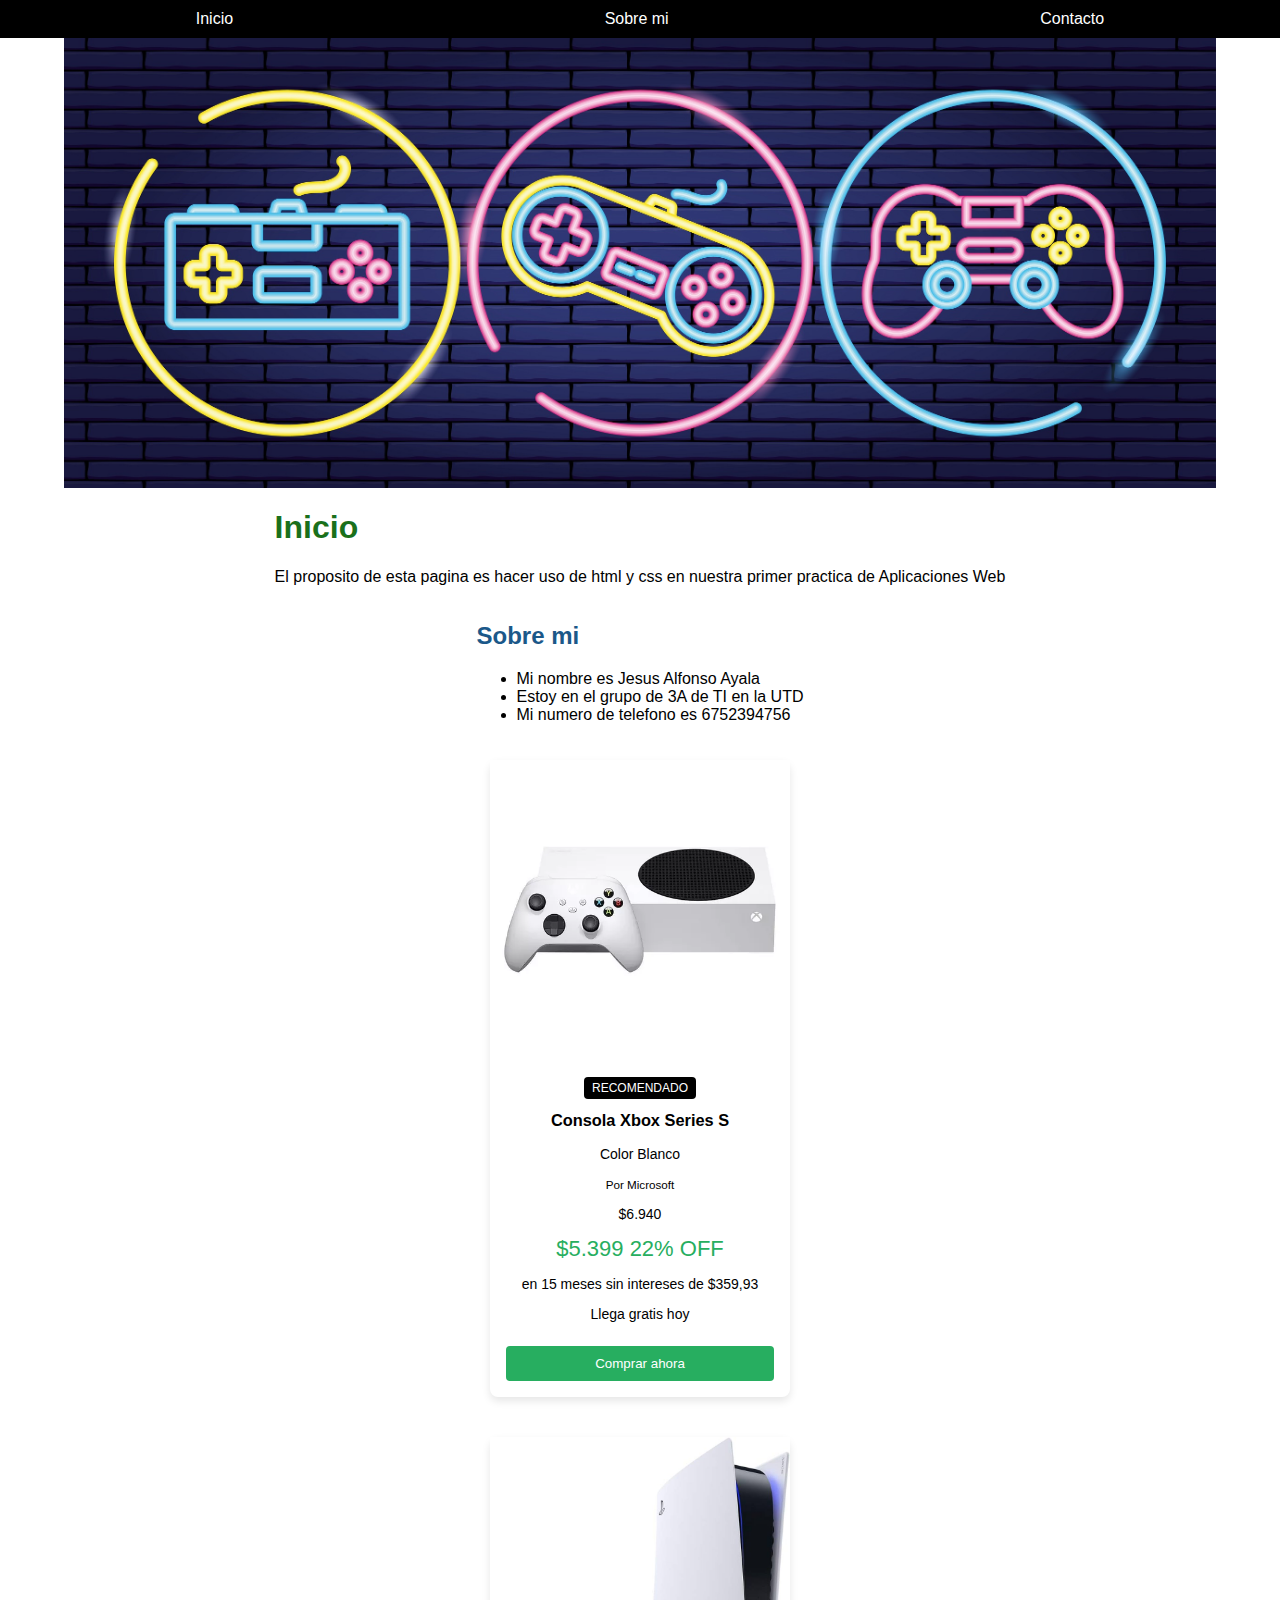
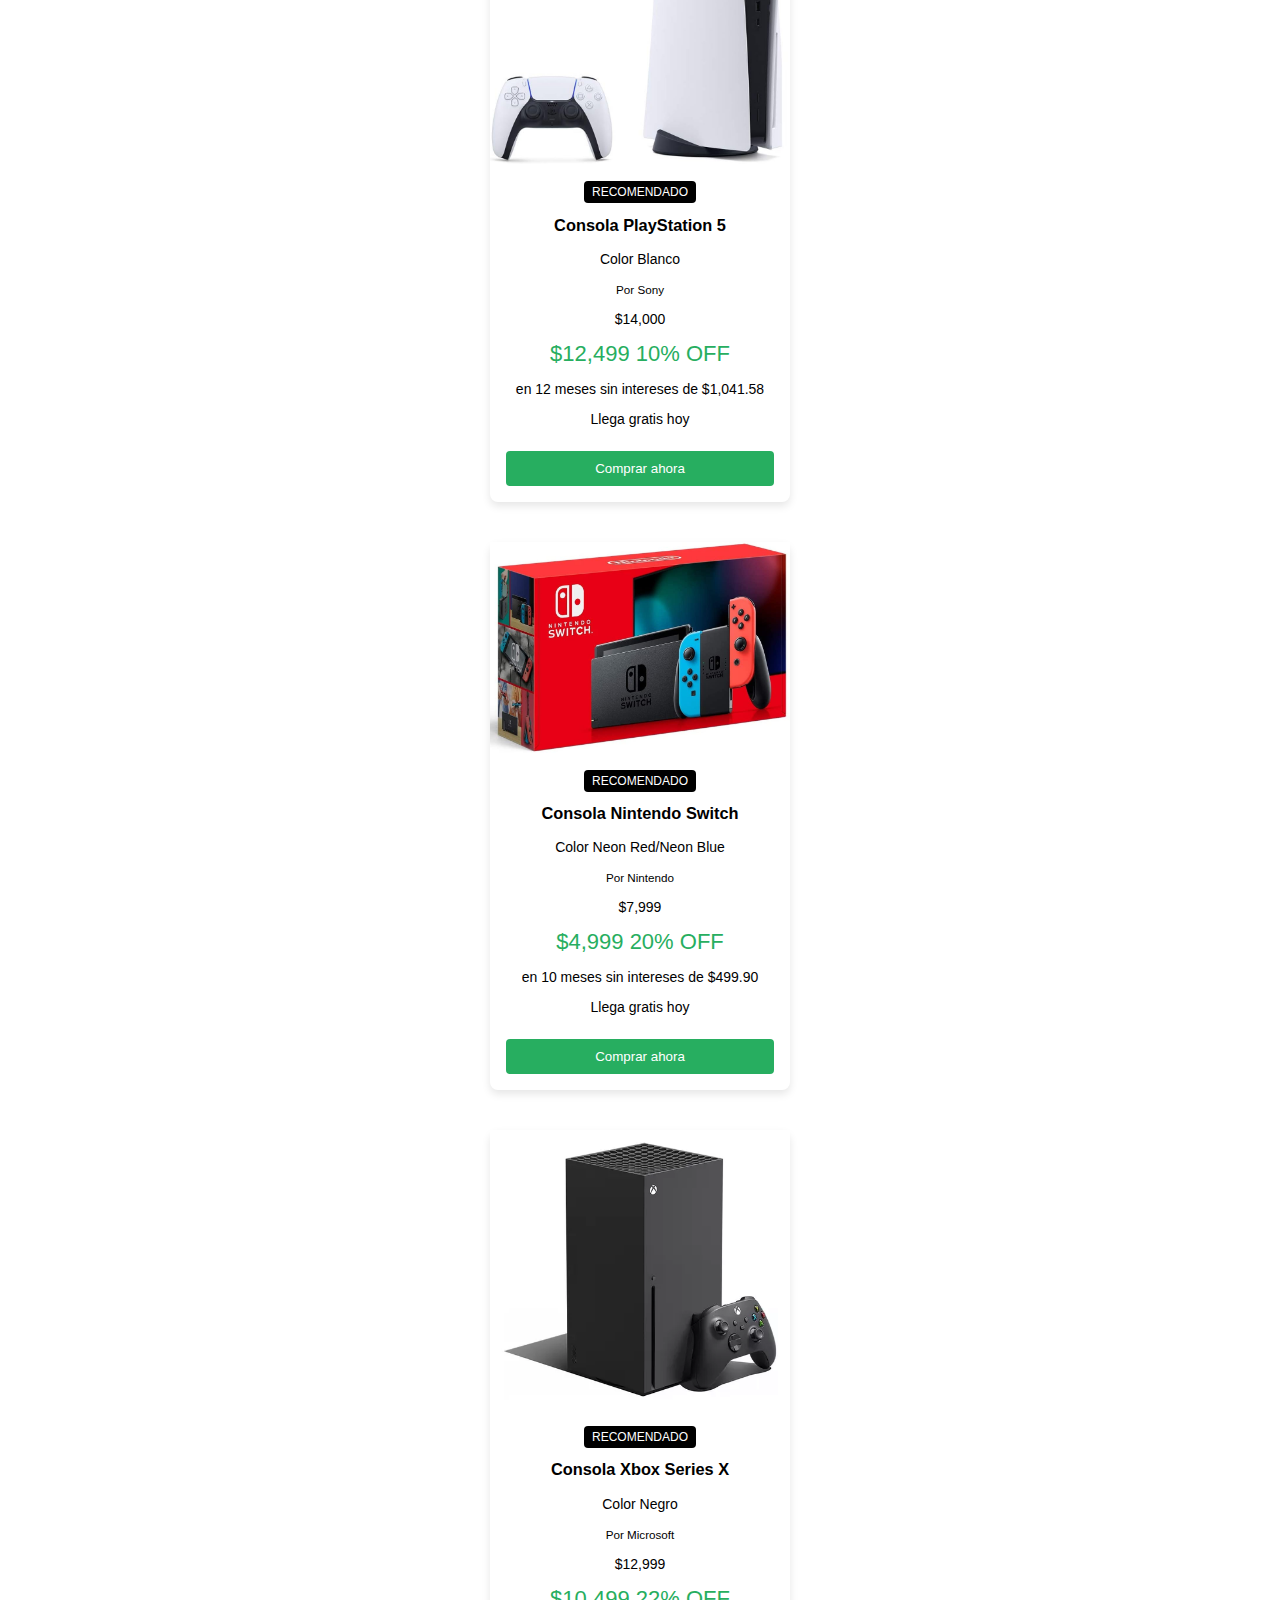
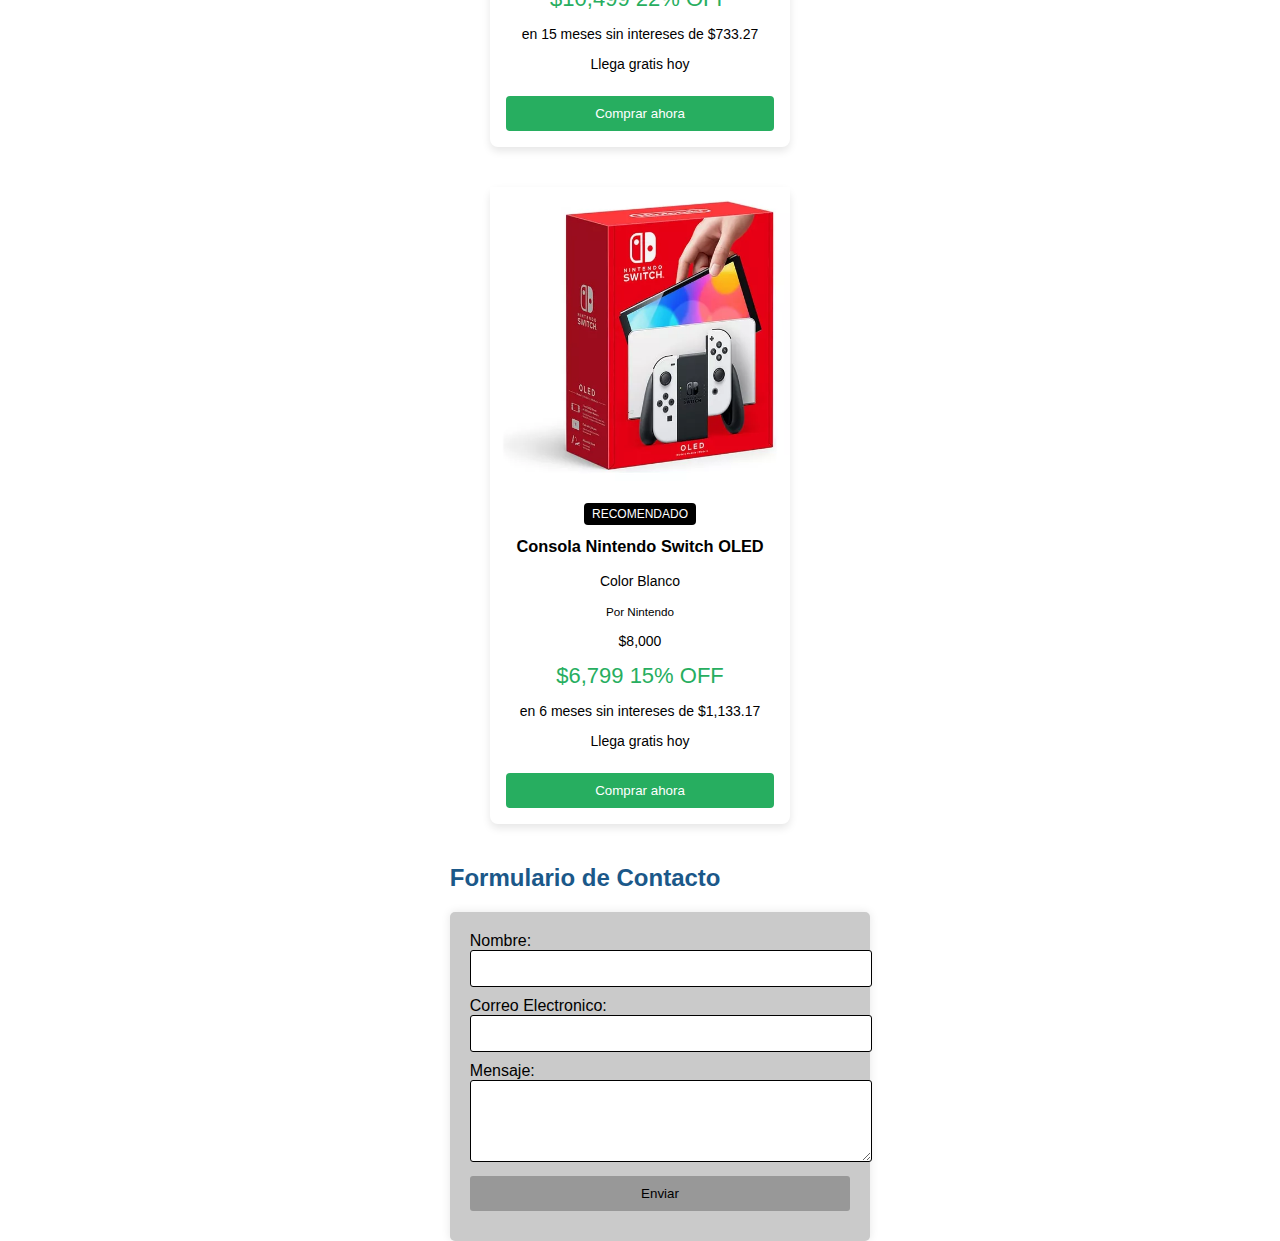
<file: Tienda/Tienda_App/templates/index.html>
<!DOCTYPE html>
<html lang="es">
<head>
    <meta charset="UTF-8">
    <meta name="viewport" content="width=device-width, initial-scale=1.0">
    <title>Practica 1 Aplicaciones Web</title>
    <link rel="stylesheet" href="styles.css">
</head>
<body>

    <!-- Barra de navegación -->
    <nav>
        <ul>
            <li><a href="#">Inicio</a></li>
            <li><a href="#">Sobre mi</a></li>
            <li><a href="#">Contacto</a></li>
        </ul>
    </nav>

    <!-- Contenedor principal -->
    <div class="main-content">
        <div class="carousel-container">
            <div class="carousel">
                <div class="slides fade">
                    <img src="Imagenes/Portada1.jpg" alt="Portada 1">
                </div>
                <div class="slides fade">
                    <img src="Imagenes/Portada2.jpg" alt="Portada 2">
                </div>
                <div class="slides fade">
                    <img src="Imagenes/Portada3.jpg" alt="Portada 3">
                </div>
            </div>
        </div>

        <!-- Sección principal -->
        <section>
            <h1>Inicio</h1>
            <p>El proposito de esta pagina es hacer uso de html y css en nuestra primer practica de Aplicaciones Web</p>
        </section>

        <!-- Sección "Sobre mí" -->
        <section>
            <h2>Sobre mi</h2>
            <ul>
                <li>Mi nombre es Jesus Alfonso Ayala</li>
                <li>Estoy en el grupo de 3A de TI en la UTD</li>
                <li>Mi numero de telefono es 6752394756</li>
            </ul>
        </section>

        <!-- Galería de productos -->
<!-- Producto 1 -->
<div class="product-card">
    <div class="product-image">
        <img src="Imagenes/Xbox.jpg" alt="Consola Xbox Series S">
    </div>
    <div class="product-details">
        <span class="recommended">RECOMENDADO</span>
        <h3>Consola Xbox Series S</h3>
        <p>Color Blanco</p>
        <p><small>Por Microsoft</small></p>
        <p class="original-price">$6.940</p>
        <p class="current-price">$5.399 <span class="discount">22% OFF</span></p>
        <p class="installments">en 15 meses sin intereses de $359,93</p>
        <p class="shipping"><span class="free-shipping">Llega gratis hoy</span> </p>
        <button class="buy-button" onclick="location.href='xbox-series-s.html'">Comprar ahora</button>
    </div>
</div>

<!-- Producto 2 -->
<div class="product-card">
    <div class="product-image">
        <img src="Imagenes/PS5.jpg" alt="Consola PlayStation 5">
    </div>
    <div class="product-details">
        <span class="recommended">RECOMENDADO</span>
        <h3>Consola PlayStation 5</h3>
        <p>Color Blanco</p>
        <p><small>Por Sony</small></p>
        <p class="original-price">$14,000</p>
        <p class="current-price">$12,499 <span class="discount">10% OFF</span></p>
        <p class="installments">en 12 meses sin intereses de $1,041.58</p>
        <p class="shipping"><span class="free-shipping">Llega gratis hoy</span> </p>
        <button class="buy-button" onclick="location.href='ps5.html'">Comprar ahora</button>
    </div>
</div>

<!-- Producto 3 -->
<div class="product-card">
    <div class="product-image">
        <img src="Imagenes/NSwitch.jpg" alt="Nintendo Switch">
    </div>
    <div class="product-details">
        <span class="recommended">RECOMENDADO</span>
        <h3>Consola Nintendo Switch</h3>
        <p>Color Neon Red/Neon Blue</p>
        <p><small>Por Nintendo</small></p>
        <p class="original-price">$7,999</p>
        <p class="current-price">$4,999 <span class="discount">20% OFF</span></p>
        <p class="installments">en 10 meses sin intereses de $499.90</p>
        <p class="shipping"><span class="free-shipping">Llega gratis hoy</span> </p>
        <button class="buy-button" onclick="location.href='nintendo-switch.html'">Comprar ahora</button>
    </div>
</div>

<!-- Producto 4 -->
<div class="product-card">
    <div class="product-image">
        <img src="Imagenes/Xbox X.jpg" alt="Xbox Series X'">
    </div>
    <div class="product-details">
        <span class="recommended">RECOMENDADO</span>
        <h3>Consola Xbox Series X</h3>
        <p>Color Negro</p>
        <p><small>Por Microsoft</small></p>
        <p class="original-price">$12,999</p>
        <p class="current-price">$10,499 <span class="discount">22% OFF</span></p>
        <p class="installments">en 15 meses sin intereses de $733.27</p>
        <p class="shipping"><span class="free-shipping">Llega gratis hoy</span> </p>
        <button class="buy-button" onclick="location.href='xbox-series-x.html'">Comprar ahora</button>
    </div>
</div>

<!-- Producto 5 -->
<div class="product-card">
    <div class="product-image">
        <img src="Imagenes/NSwitch OLED.jpg" alt="Nintendo Switch OLED">
    </div>
    <div class="product-details">
        <span class="recommended">RECOMENDADO</span>
        <h3>Consola Nintendo Switch OLED</h3>
        <p>Color Blanco</p>
        <p><small>Por Nintendo</small></p>
        <p class="original-price">$8,000</p>
        <p class="current-price">$6,799 <span class="discount">15% OFF</span></p>
        <p class="installments">en 6 meses sin intereses de $1,133.17</p>
        <p class="shipping"><span class="free-shipping">Llega gratis hoy</span> </p>
        <button class="buy-button" onclick="location.href='nintendo-switch-oled.html'">Comprar ahora</button>
    </div>
</div>

                        <!-- Formulario de contacto -->
        <section>
            <h2>Formulario de Contacto</h2>
            <form action="#" method="post">
                <label for="name">Nombre:</label>
                <input type="text" id="name" name="name" required>
                <br>
                <label for="email">Correo Electronico:</label>
                <input type="email" id="email" name="email" required>
                <br>
                <label for="message">Mensaje:</label>
                <textarea id="message" name="message" rows="4"></textarea>
                <br>
                <input type="submit" value="Enviar">
            </form>
        </section>
    </div>

    <script src="script.js"></script>
</body>
</html>
</file>
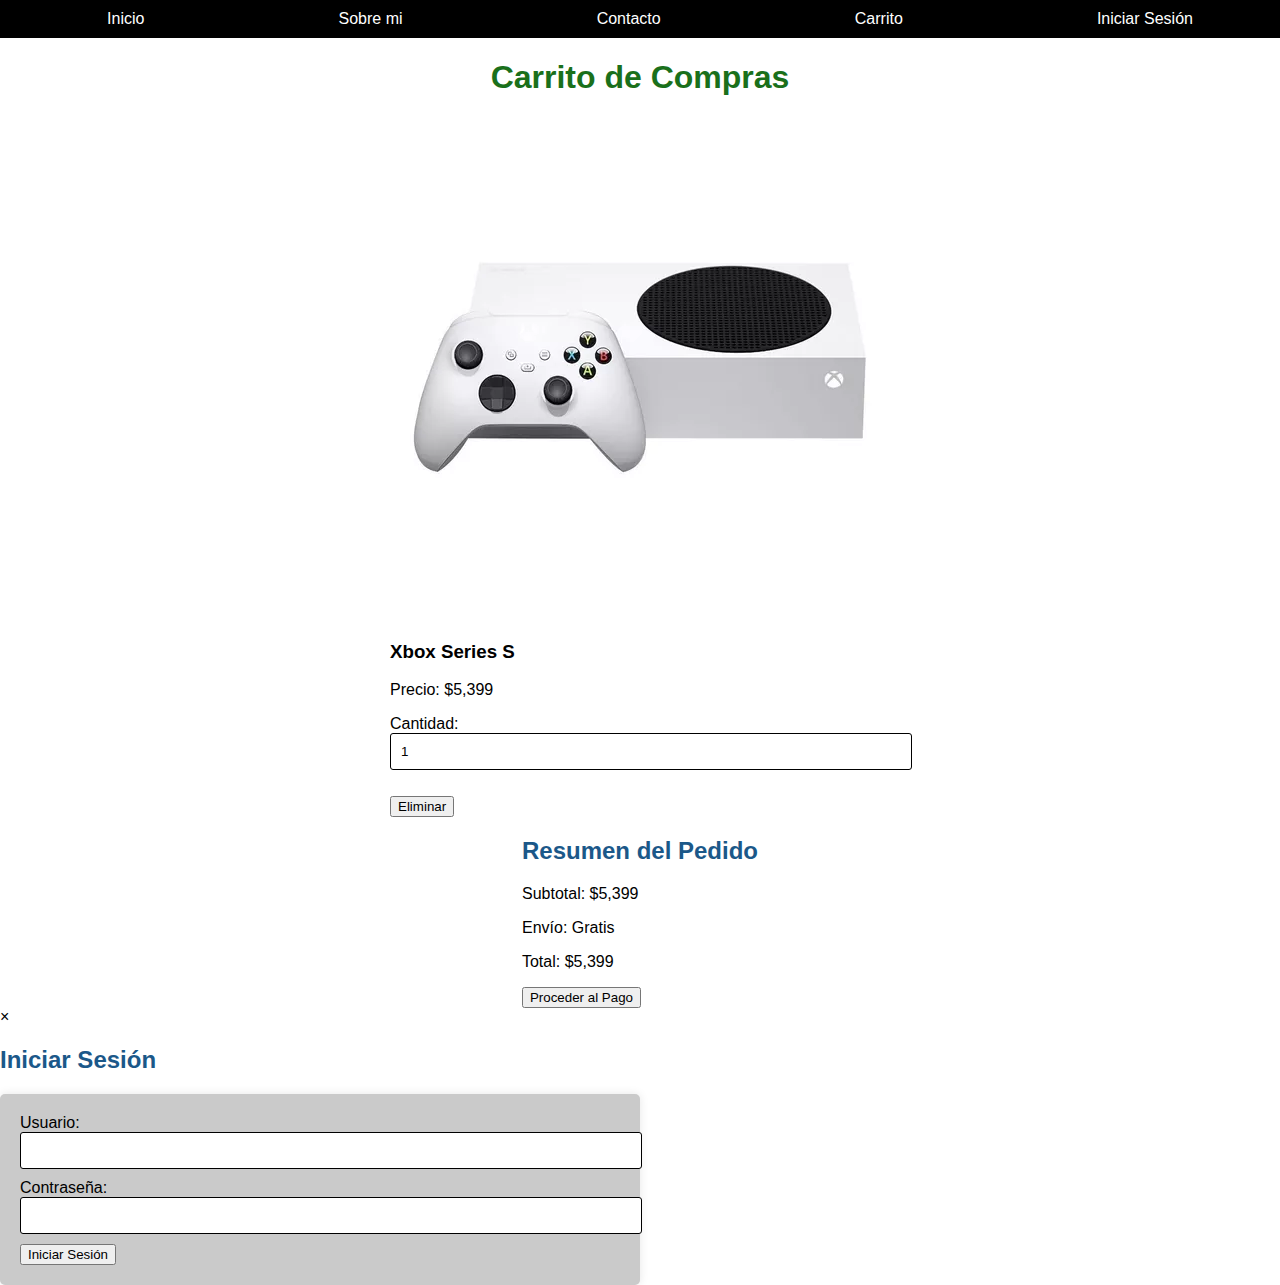
<file: Tienda/Tienda_App/templates/carrito.html>
<!DOCTYPE html>
<html lang="es">
<head>
    <meta charset="UTF-8">
    <meta name="viewport" content="width=device-width, initial-scale=1.0">
    <title>Carrito de Compras - Proyecto Aplicaciones Web</title>
    <link rel="stylesheet" href="styles.css">
</head>
<body>
    <!-- Barra de navegación -->
    <nav>
        <ul>
            <li><a href="index.html">Inicio</a></li>
            <li><a href="index.html#sobre-mi">Sobre mi</a></li>
            <li><a href="index.html#contacto">Contacto</a></li>
            <li><a href="carrito.html">Carrito</a></li>
            <li><a href="#" id="login-btn">Iniciar Sesión</a></li>
        </ul>
    </nav>

    <!-- Contenedor principal -->
    <div class="main-content">
        <h1>Carrito de Compras</h1>
        
        <div class="cart-items">
            <!-- Ejemplo de un item en el carrito -->
            <div class="cart-item">
                <img src="Imagenes/Xbox.jpg" alt="Xbox Series S" class="cart-item-image">
                <div class="cart-item-details">
                    <h3>Xbox Series S</h3>
                    <p>Precio: $5,399</p>
                    <p>Cantidad: <input type="number" value="1" min="1" max="10"></p>
                    <button class="remove-item">Eliminar</button>
                </div>
            </div>
            
            <!-- Añade más items aquí -->
        </div>
        
        <div class="cart-summary">
            <h2>Resumen del Pedido</h2>
            <p>Subtotal: $5,399</p>
            <p>Envío: Gratis</p>
            <p>Total: $5,399</p>
            <button class="checkout-btn">Proceder al Pago</button>
        </div>
    </div>

    <!-- Modal de inicio de sesión -->
    <div id="login-modal" class="modal">
        <div class="modal-content">
            <span class="close">&times;</span>
            <h2>Iniciar Sesión</h2>
            <form>
                <label for="username">Usuario:</label>
                <input type="text" id="username" name="username" required>
                
                <label for="password">Contraseña:</label>
                <input type="password" id="password" name="password" required>
                
                <button type="submit">Iniciar Sesión</button>
            </form>
        </div>
    </div>

    <script src="script.js"></script>
</body>
</html>
</file>
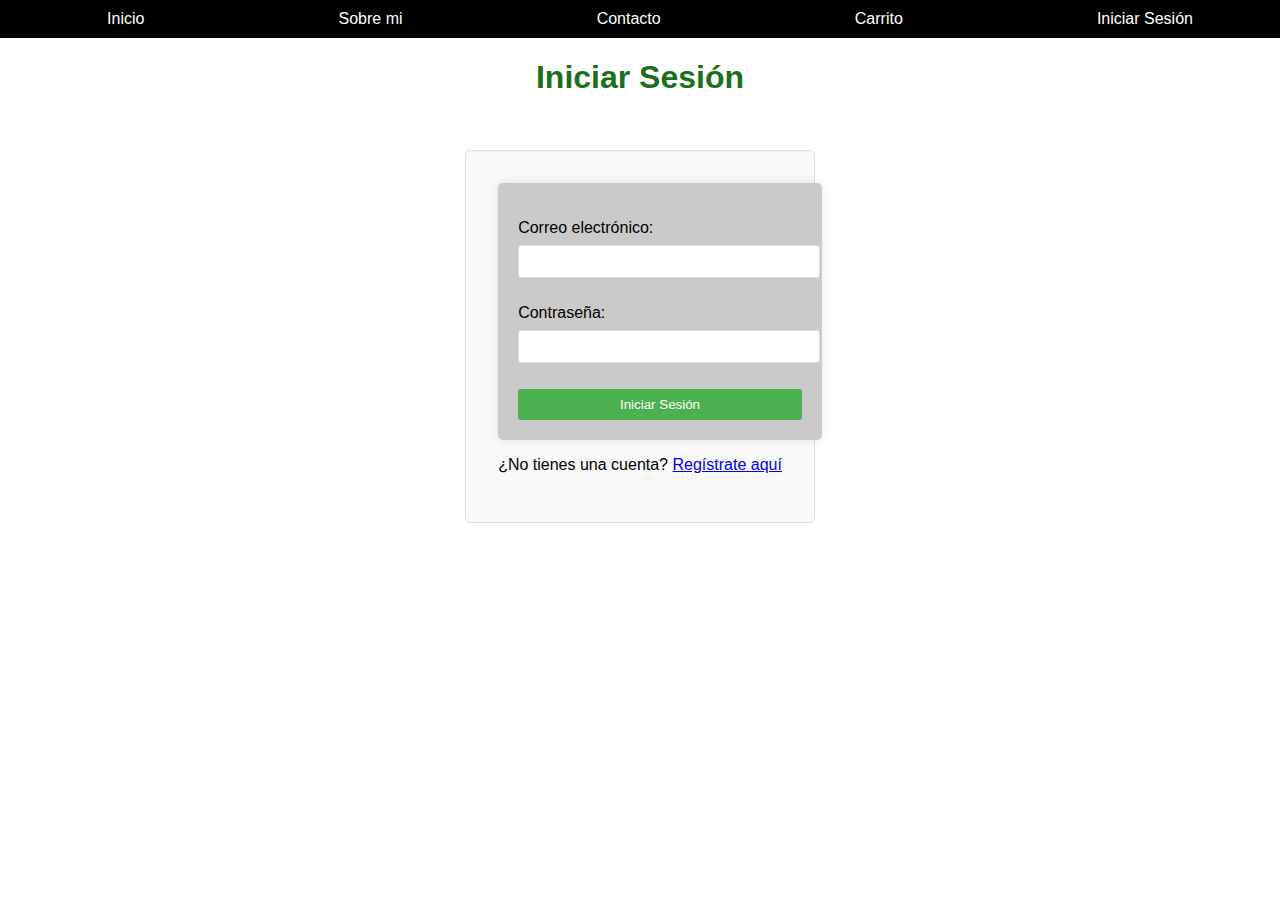
<file: Tienda/Tienda_App/templates/iniciar-sesion.html>
<!DOCTYPE html>
<html lang="es">
<head>
    <meta charset="UTF-8">
    <meta name="viewport" content="width=device-width, initial-scale=1.0">
    <title>Iniciar Sesión - Proyecto Aplicaciones Web</title>
    <link rel="stylesheet" href="styles.css">
    <style>
        .login-container {
            max-width: 400px;
            margin: 2rem auto;
            padding: 2rem;
            border: 1px solid #ddd;
            border-radius: 5px;
            background-color: #f9f9f9;
        }
        .login-form {
            display: flex;
            flex-direction: column;
        }
        .login-form label {
            margin-top: 1rem;
        }
        .login-form input {
            padding: 0.5rem;
            margin-top: 0.5rem;
            border: 1px solid #ddd;
            border-radius: 3px;
        }
        .login-form button {
            margin-top: 1rem;
            padding: 0.5rem;
            background-color: #4CAF50;
            color: white;
            border: none;
            border-radius: 3px;
            cursor: pointer;
        }
        .login-form button:hover {
            background-color: #45a049;
        }
        .register-link {
            margin-top: 1rem;
            text-align: center;
        }
    </style>
</head>
<body>
    <!-- Barra de navegación -->
    <nav>
        <ul>
            <li><a href="index.html">Inicio</a></li>
            <li><a href="index.html#sobre-mi">Sobre mi</a></li>
            <li><a href="index.html#contacto">Contacto</a></li>
            <li><a href="carrito.html">Carrito</a></li>
            <li><a href="iniciar-sesion.html">Iniciar Sesión</a></li>
        </ul>
    </nav>

    <!-- Contenedor principal -->
    <div class="main-content">
        <h1>Iniciar Sesión</h1>
        
        <div class="login-container">
            <form class="login-form" action="#" method="post">
                <label for="email">Correo electrónico:</label>
                <input type="email" id="email" name="email" required>
                
                <label for="password">Contraseña:</label>
                <input type="password" id="password" name="password" required>
                
                <button type="submit">Iniciar Sesión</button>
            </form>
            
            <div class="register-link">
                <p>¿No tienes una cuenta? <a href="registro.html">Regístrate aquí</a></p>
            </div>
        </div>
    </div>

    <script src="script.js"></script>
</body>
</html>
</file>
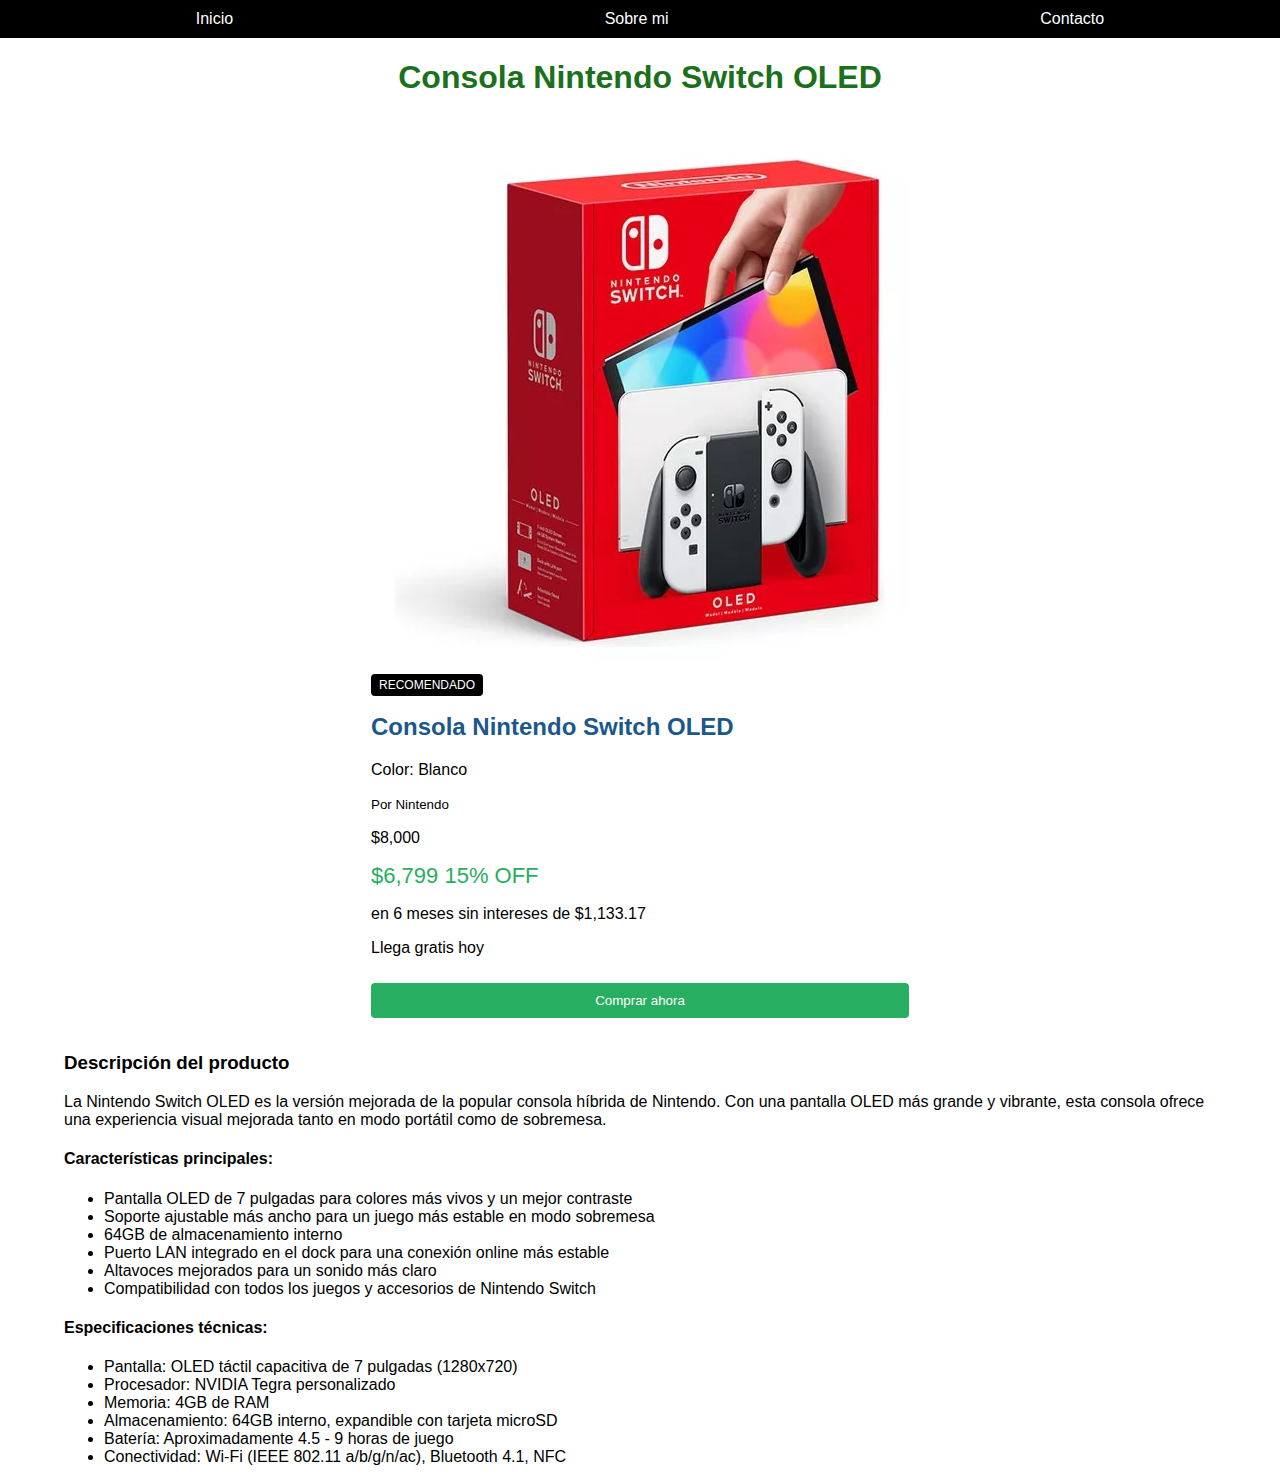
<file: Tienda/Tienda_App/templates/nintendo-switch-oled.html>
<!DOCTYPE html>
<html lang="es">
<head>
    <meta charset="UTF-8">
    <meta name="viewport" content="width=device-width, initial-scale=1.0">
    <title>Consola Nintendo Switch OLED - Proyecto Aplicaciones Web</title>
    <link rel="stylesheet" href="styles.css">
</head>
<body>
    <!-- Barra de navegación -->
    <nav>
        <ul>
            <li><a href="index.html">Inicio</a></li>
            <li><a href="index.html#sobre-mi">Sobre mi</a></li>
            <li><a href="index.html#contacto">Contacto</a></li>
        </ul>
    </nav>

    <!-- Contenedor principal -->
    <div class="main-content">
        <h1>Consola Nintendo Switch OLED</h1>
        
        <div class="product-details">
            <div class="product-image">
                <img src="Imagenes/NSwitch OLED.jpg" alt="Nintendo Switch OLED">
            </div>
            <div class="product-info">
                <span class="recommended">RECOMENDADO</span>
                <h2>Consola Nintendo Switch OLED</h2>
                <p>Color: Blanco</p>
                <p><small>Por Nintendo</small></p>
                <p class="original-price">$8,000</p>
                <p class="current-price">$6,799 <span class="discount">15% OFF</span></p>
                <p class="installments">en 6 meses sin intereses de $1,133.17</p>
                <p class="shipping"><span class="free-shipping">Llega gratis hoy</span></p>
                <button class="buy-button">Comprar ahora</button>
            </div>
        </div>

        <div class="product-description">
            <h3>Descripción del producto</h3>
            <p>La Nintendo Switch OLED es la versión mejorada de la popular consola híbrida de Nintendo. Con una pantalla OLED más grande y vibrante, esta consola ofrece una experiencia visual mejorada tanto en modo portátil como de sobremesa.</p>
            
            <h4>Características principales:</h4>
            <ul>
                <li>Pantalla OLED de 7 pulgadas para colores más vivos y un mejor contraste</li>
                <li>Soporte ajustable más ancho para un juego más estable en modo sobremesa</li>
                <li>64GB de almacenamiento interno</li>
                <li>Puerto LAN integrado en el dock para una conexión online más estable</li>
                <li>Altavoces mejorados para un sonido más claro</li>
                <li>Compatibilidad con todos los juegos y accesorios de Nintendo Switch</li>
            </ul>

            <h4>Especificaciones técnicas:</h4>
            <ul>
                <li>Pantalla: OLED táctil capacitiva de 7 pulgadas (1280x720)</li>
                <li>Procesador: NVIDIA Tegra personalizado</li>
                <li>Memoria: 4GB de RAM</li>
                <li>Almacenamiento: 64GB interno, expandible con tarjeta microSD</li>
                <li>Batería: Aproximadamente 4.5 - 9 horas de juego</li>
                <li>Conectividad: Wi-Fi (IEEE 802.11 a/b/g/n/ac), Bluetooth 4.1, NFC</li>
            </ul>
        </div>
    </div>

    <script src="script.js"></script>
</body>
</html>
</file>
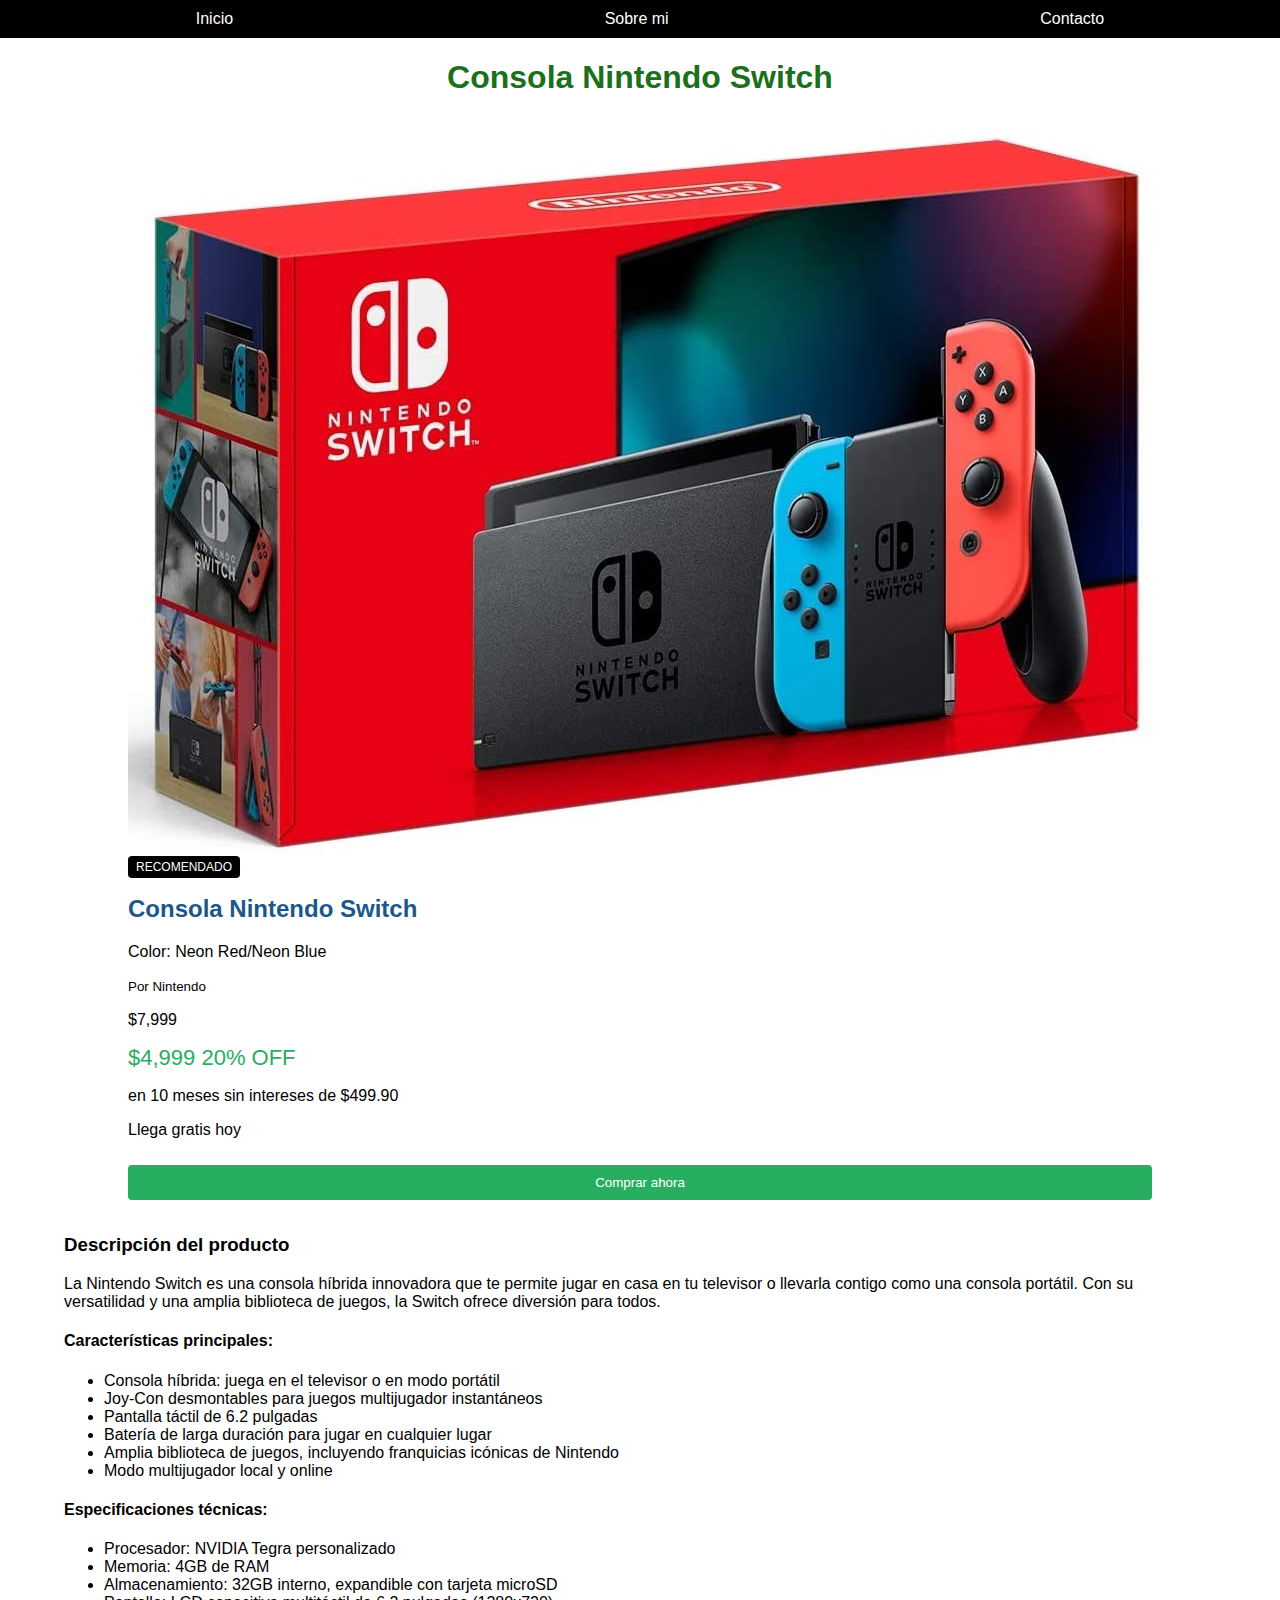
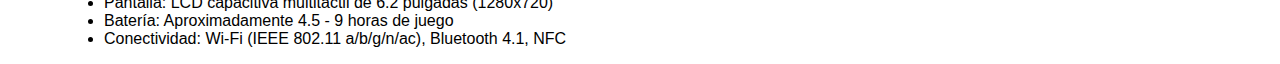
<file: Tienda/Tienda_App/templates/nintendo-switch.html>
<!DOCTYPE html>
<html lang="es">
<head>
    <meta charset="UTF-8">
    <meta name="viewport" content="width=device-width, initial-scale=1.0">
    <title>Consola Nintendo Switch - Proyecto Aplicaciones Web</title>
    <link rel="stylesheet" href="styles.css">
</head>
<body>
    <!-- Barra de navegación -->
    <nav>
        <ul>
            <li><a href="index.html">Inicio</a></li>
            <li><a href="index.html#sobre-mi">Sobre mi</a></li>
            <li><a href="index.html#contacto">Contacto</a></li>
        </ul>
    </nav>

    <!-- Contenedor principal -->
    <div class="main-content">
        <h1>Consola Nintendo Switch</h1>
        
        <div class="product-details">
            <div class="product-image">
                <img src="Imagenes/NSwitch.jpg" alt="Nintendo Switch">
            </div>
            <div class="product-info">
                <span class="recommended">RECOMENDADO</span>
                <h2>Consola Nintendo Switch</h2>
                <p>Color: Neon Red/Neon Blue</p>
                <p><small>Por Nintendo</small></p>
                <p class="original-price">$7,999</p>
                <p class="current-price">$4,999 <span class="discount">20% OFF</span></p>
                <p class="installments">en 10 meses sin intereses de $499.90</p>
                <p class="shipping"><span class="free-shipping">Llega gratis hoy</span></p>
                <button class="buy-button">Comprar ahora</button>
            </div>
        </div>

        <div class="product-description">
            <h3>Descripción del producto</h3>
            <p>La Nintendo Switch es una consola híbrida innovadora que te permite jugar en casa en tu televisor o llevarla contigo como una consola portátil. Con su versatilidad y una amplia biblioteca de juegos, la Switch ofrece diversión para todos.</p>
            
            <h4>Características principales:</h4>
            <ul>
                <li>Consola híbrida: juega en el televisor o en modo portátil</li>
                <li>Joy-Con desmontables para juegos multijugador instantáneos</li>
                <li>Pantalla táctil de 6.2 pulgadas</li>
                <li>Batería de larga duración para jugar en cualquier lugar</li>
                <li>Amplia biblioteca de juegos, incluyendo franquicias icónicas de Nintendo</li>
                <li>Modo multijugador local y online</li>
            </ul>

            <h4>Especificaciones técnicas:</h4>
            <ul>
                <li>Procesador: NVIDIA Tegra personalizado</li>
                <li>Memoria: 4GB de RAM</li>
                <li>Almacenamiento: 32GB interno, expandible con tarjeta microSD</li>
                <li>Pantalla: LCD capacitiva multitáctil de 6.2 pulgadas (1280x720)</li>
                <li>Batería: Aproximadamente 4.5 - 9 horas de juego</li>
                <li>Conectividad: Wi-Fi (IEEE 802.11 a/b/g/n/ac), Bluetooth 4.1, NFC</li>
            </ul>
        </div>
    </div>

    <script src="script.js"></script>
</body>
</html>
</file>
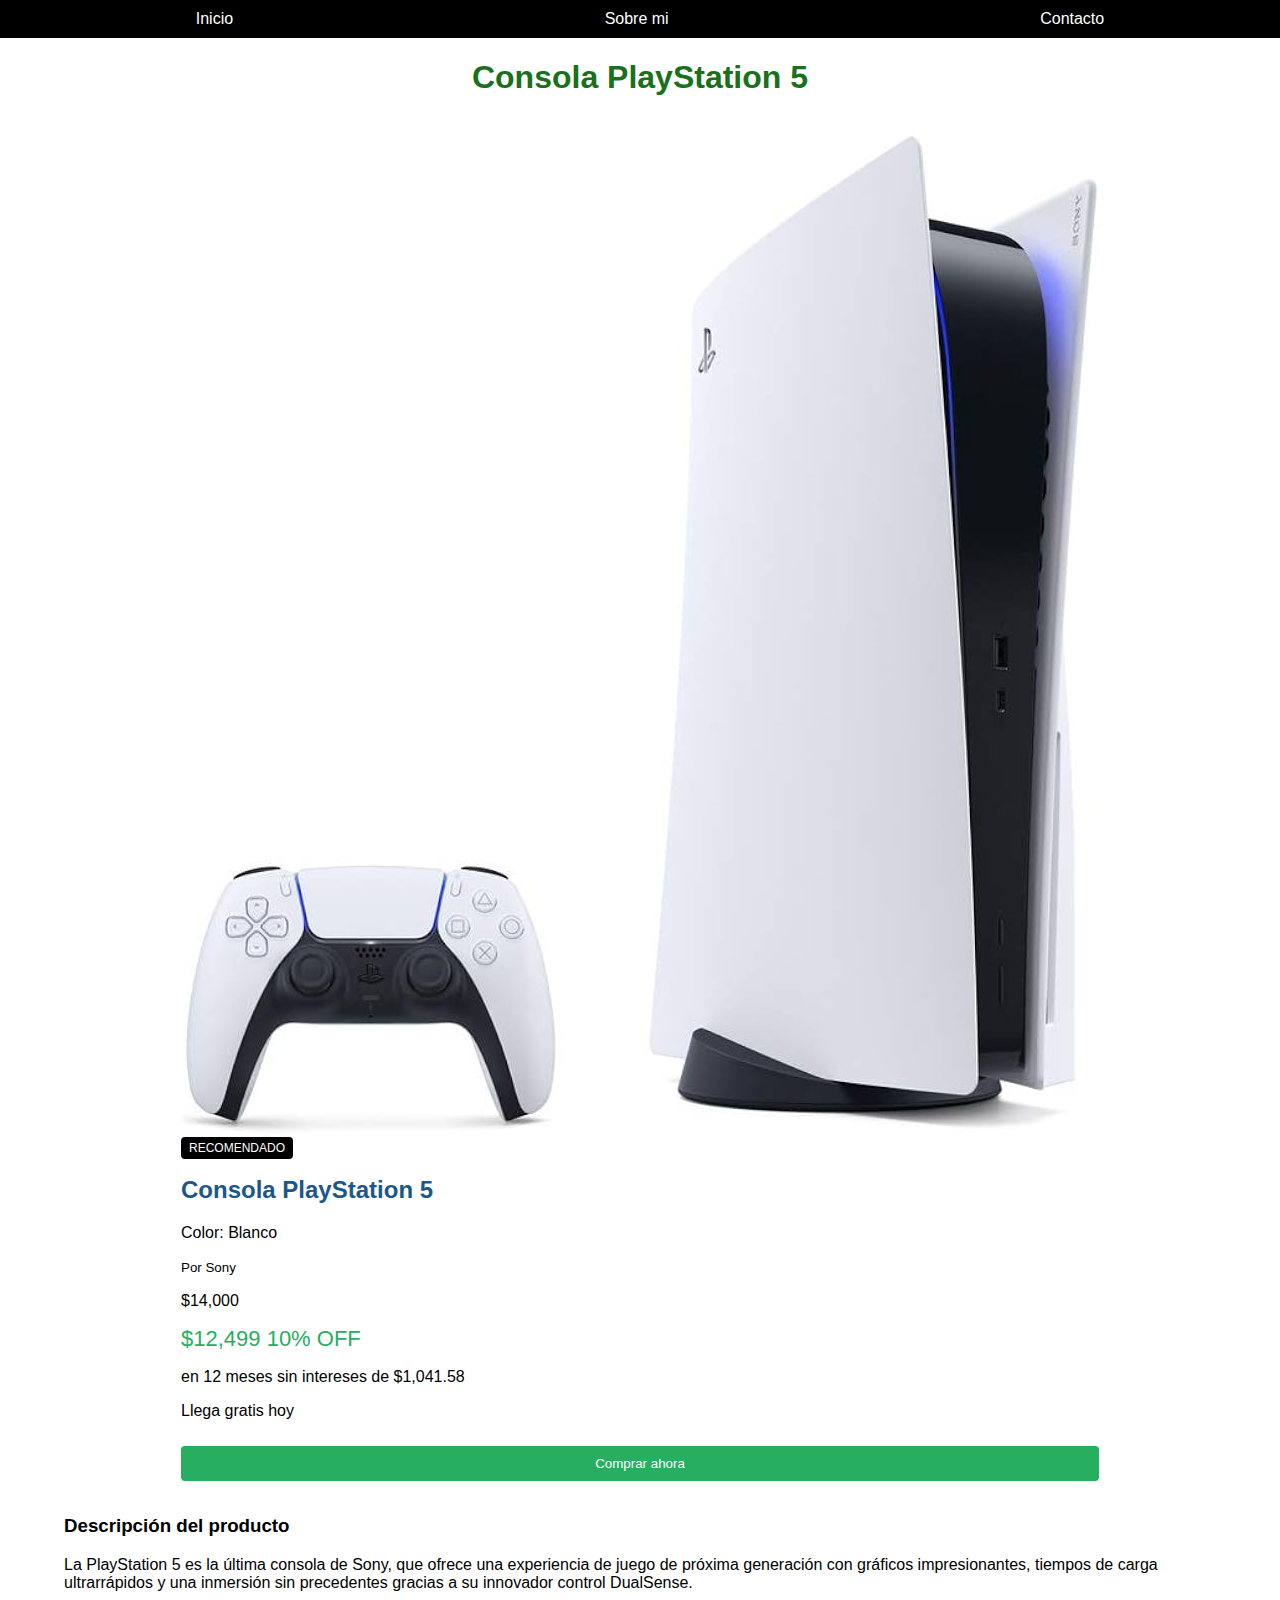
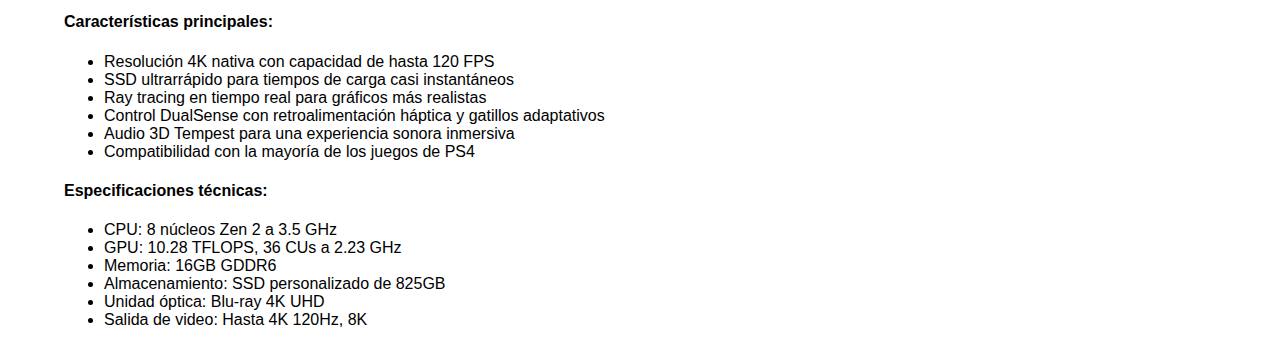
<file: Tienda/Tienda_App/templates/ps5.html>
<!DOCTYPE html>
<html lang="es">
<head>
    <meta charset="UTF-8">
    <meta name="viewport" content="width=device-width, initial-scale=1.0">
    <title>Consola PlayStation 5 - Proyecto Aplicaciones Web</title>
    <link rel="stylesheet" href="styles.css">
</head>
<body>
    <!-- Barra de navegación -->
    <nav>
        <ul>
            <li><a href="index.html">Inicio</a></li>
            <li><a href="index.html#sobre-mi">Sobre mi</a></li>
            <li><a href="index.html#contacto">Contacto</a></li>
        </ul>
    </nav>

    <!-- Contenedor principal -->
    <div class="main-content">
        <h1>Consola PlayStation 5</h1>
        
        <div class="product-details">
            <div class="product-image">
                <img src="Imagenes/PS5.jpg" alt="Consola PlayStation 5">
            </div>
            <div class="product-info">
                <span class="recommended">RECOMENDADO</span>
                <h2>Consola PlayStation 5</h2>
                <p>Color: Blanco</p>
                <p><small>Por Sony</small></p>
                <p class="original-price">$14,000</p>
                <p class="current-price">$12,499 <span class="discount">10% OFF</span></p>
                <p class="installments">en 12 meses sin intereses de $1,041.58</p>
                <p class="shipping"><span class="free-shipping">Llega gratis hoy</span></p>
                <button class="buy-button">Comprar ahora</button>
            </div>
        </div>

        <div class="product-description">
            <h3>Descripción del producto</h3>
            <p>La PlayStation 5 es la última consola de Sony, que ofrece una experiencia de juego de próxima generación con gráficos impresionantes, tiempos de carga ultrarrápidos y una inmersión sin precedentes gracias a su innovador control DualSense.</p>
            
            <h4>Características principales:</h4>
            <ul>
                <li>Resolución 4K nativa con capacidad de hasta 120 FPS</li>
                <li>SSD ultrarrápido para tiempos de carga casi instantáneos</li>
                <li>Ray tracing en tiempo real para gráficos más realistas</li>
                <li>Control DualSense con retroalimentación háptica y gatillos adaptativos</li>
                <li>Audio 3D Tempest para una experiencia sonora inmersiva</li>
                <li>Compatibilidad con la mayoría de los juegos de PS4</li>
            </ul>

            <h4>Especificaciones técnicas:</h4>
            <ul>
                <li>CPU: 8 núcleos Zen 2 a 3.5 GHz</li>
                <li>GPU: 10.28 TFLOPS, 36 CUs a 2.23 GHz</li>
                <li>Memoria: 16GB GDDR6</li>
                <li>Almacenamiento: SSD personalizado de 825GB</li>
                <li>Unidad óptica: Blu-ray 4K UHD</li>
                <li>Salida de video: Hasta 4K 120Hz, 8K</li>
            </ul>
        </div>
    </div>

    <script src="script.js"></script>
</body>
</html>
</file>
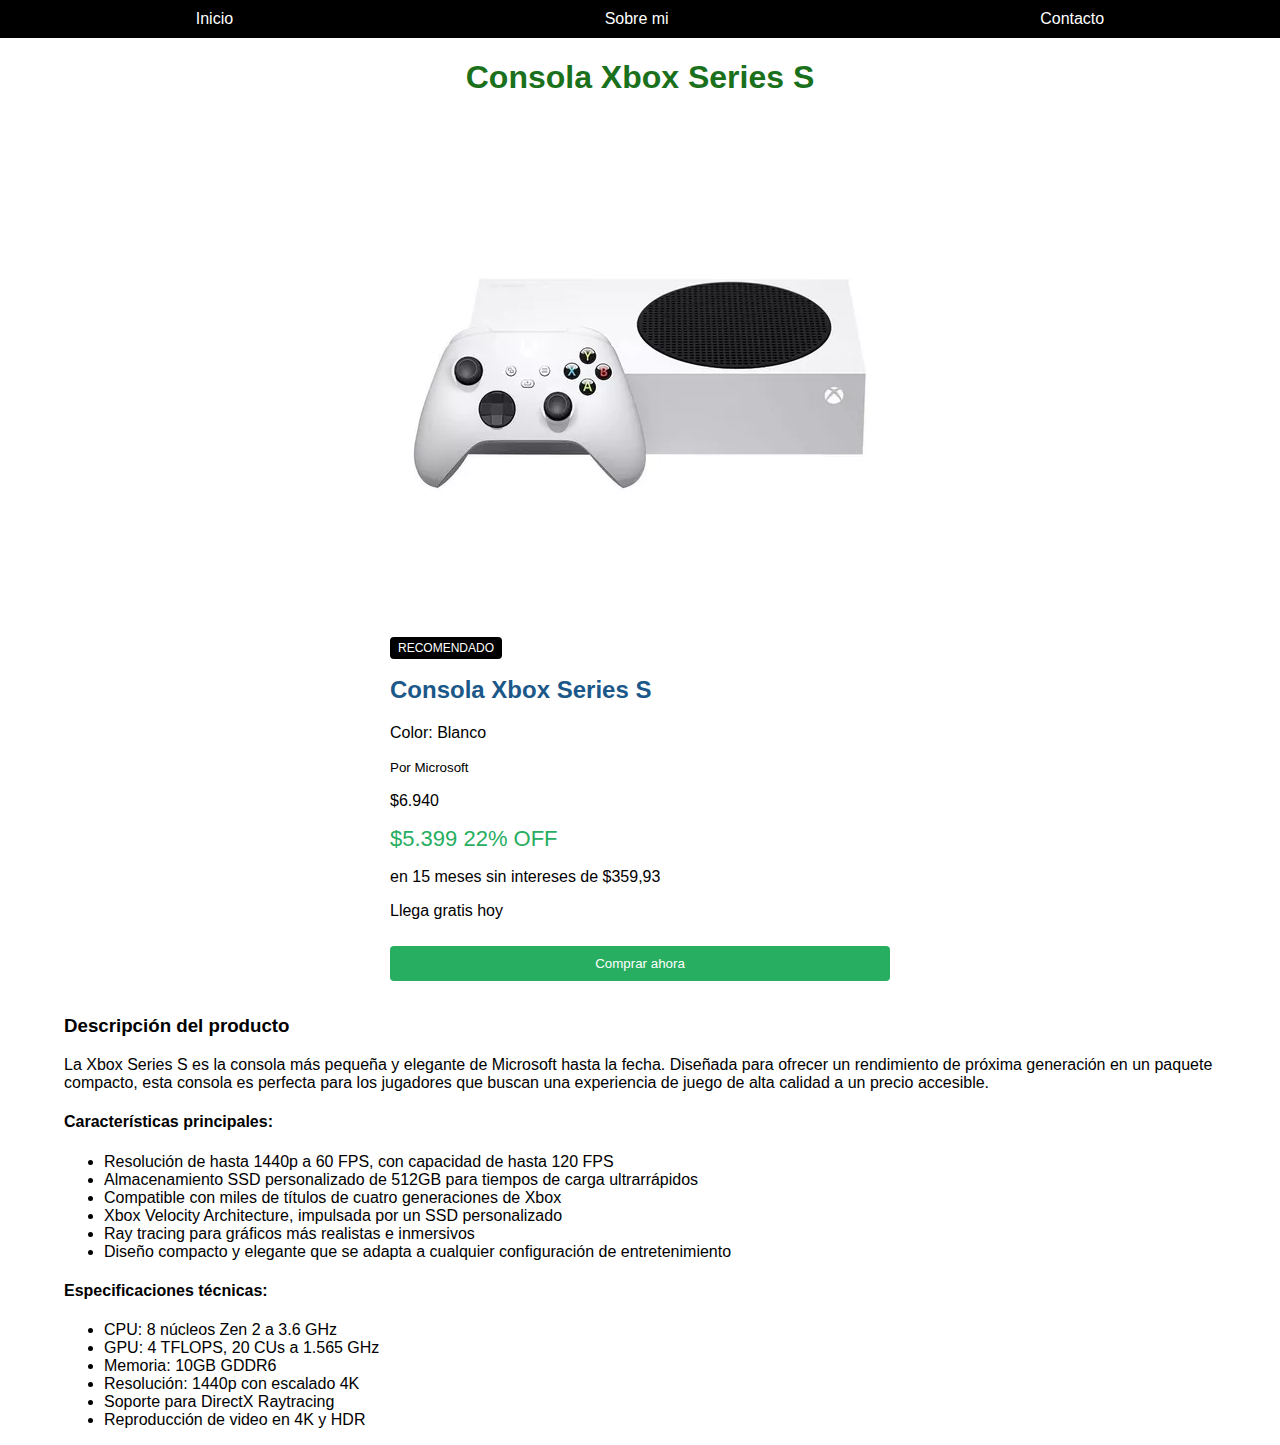
<file: Tienda/Tienda_App/templates/xbox-series-s.html>
<!DOCTYPE html>
<html lang="es">
<head>
    <meta charset="UTF-8">
    <meta name="viewport" content="width=device-width, initial-scale=1.0">
    <title>Consola Xbox Series S - Proyecto Aplicaciones Web</title>
    <link rel="stylesheet" href="styles.css">
</head>
<body>
    <!-- Barra de navegación -->
    <nav>
        <ul>
            <li><a href="index.html">Inicio</a></li>
            <li><a href="index.html#sobre-mi">Sobre mi</a></li>
            <li><a href="index.html#contacto">Contacto</a></li>
        </ul>
    </nav>

    <!-- Contenedor principal -->
    <div class="main-content">
        <h1>Consola Xbox Series S</h1>
        
        <div class="product-details">
            <div class="product-image">
                <img src="Imagenes/Xbox.jpg" alt="Consola Xbox Series S">
            </div>
            <div class="product-info">
                <span class="recommended">RECOMENDADO</span>
                <h2>Consola Xbox Series S</h2>
                <p>Color: Blanco</p>
                <p><small>Por Microsoft</small></p>
                <p class="original-price">$6.940</p>
                <p class="current-price">$5.399 <span class="discount">22% OFF</span></p>
                <p class="installments">en 15 meses sin intereses de $359,93</p>
                <p class="shipping"><span class="free-shipping">Llega gratis hoy</span></p>
                <button class="buy-button">Comprar ahora</button>
            </div>
        </div>

        <div class="product-description">
            <h3>Descripción del producto</h3>
            <p>La Xbox Series S es la consola más pequeña y elegante de Microsoft hasta la fecha. Diseñada para ofrecer un rendimiento de próxima generación en un paquete compacto, esta consola es perfecta para los jugadores que buscan una experiencia de juego de alta calidad a un precio accesible.</p>
            
            <h4>Características principales:</h4>
            <ul>
                <li>Resolución de hasta 1440p a 60 FPS, con capacidad de hasta 120 FPS</li>
                <li>Almacenamiento SSD personalizado de 512GB para tiempos de carga ultrarrápidos</li>
                <li>Compatible con miles de títulos de cuatro generaciones de Xbox</li>
                <li>Xbox Velocity Architecture, impulsada por un SSD personalizado</li>
                <li>Ray tracing para gráficos más realistas e inmersivos</li>
                <li>Diseño compacto y elegante que se adapta a cualquier configuración de entretenimiento</li>
            </ul>

            <h4>Especificaciones técnicas:</h4>
            <ul>
                <li>CPU: 8 núcleos Zen 2 a 3.6 GHz</li>
                <li>GPU: 4 TFLOPS, 20 CUs a 1.565 GHz</li>
                <li>Memoria: 10GB GDDR6</li>
                <li>Resolución: 1440p con escalado 4K</li>
                <li>Soporte para DirectX Raytracing</li>
                <li>Reproducción de video en 4K y HDR</li>
            </ul>
        </div>
    </div>

    <script src="script.js"></script>
</body>
</html>
</file>
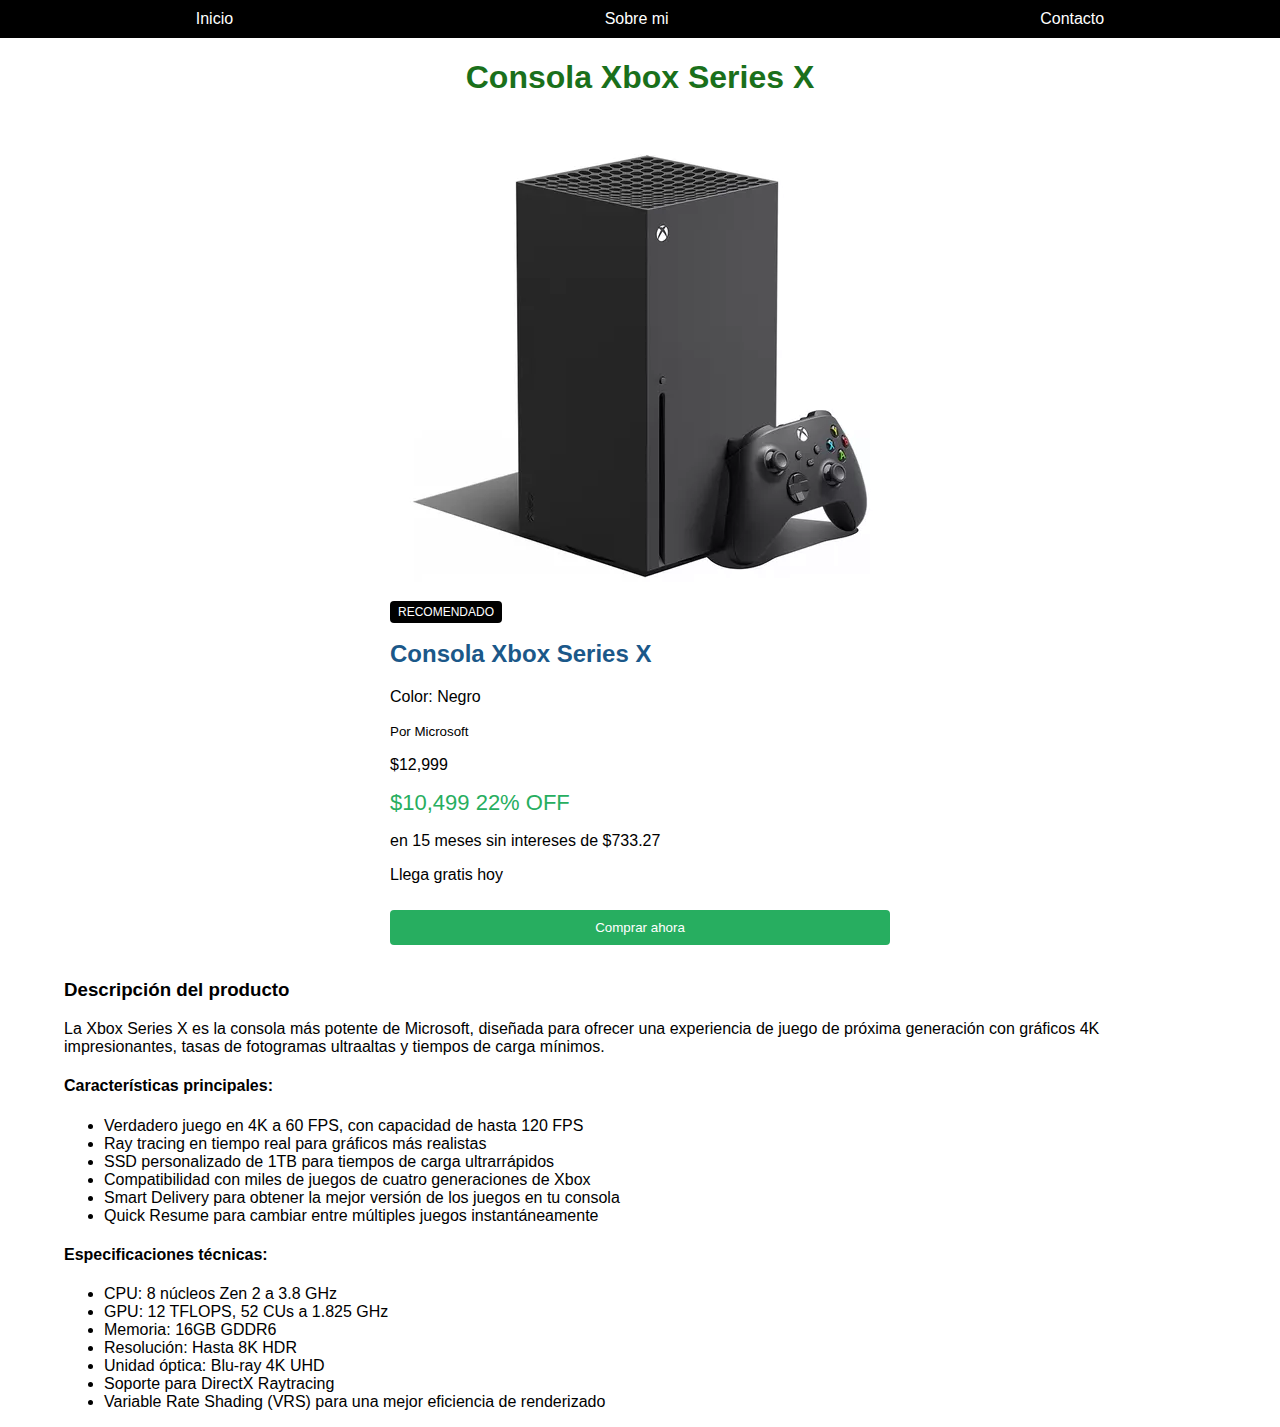
<file: Tienda/Tienda_App/templates/xbox-series-x.html>
<!DOCTYPE html>
<html lang="es">
<head>
    <meta charset="UTF-8">
    <meta name="viewport" content="width=device-width, initial-scale=1.0">
    <title>Consola Xbox Series X - Proyecto Aplicaciones Web</title>
    <link rel="stylesheet" href="styles.css">
</head>
<body>
    <!-- Barra de navegación -->
    <nav>
        <ul>
            <li><a href="index.html">Inicio</a></li>
            <li><a href="index.html#sobre-mi">Sobre mi</a></li>
            <li><a href="index.html#contacto">Contacto</a></li>
        </ul>
    </nav>

    <!-- Contenedor principal -->
    <div class="main-content">
        <h1>Consola Xbox Series X</h1>
        
        <div class="product-details">
            <div class="product-image">
                <img src="Imagenes/Xbox X.jpg" alt="Xbox Series X">
            </div>
            <div class="product-info">
                <span class="recommended">RECOMENDADO</span>
                <h2>Consola Xbox Series X</h2>
                <p>Color: Negro</p>
                <p><small>Por Microsoft</small></p>
                <p class="original-price">$12,999</p>
                <p class="current-price">$10,499 <span class="discount">22% OFF</span></p>
                <p class="installments">en 15 meses sin intereses de $733.27</p>
                <p class="shipping"><span class="free-shipping">Llega gratis hoy</span></p>
                <button class="buy-button">Comprar ahora</button>
            </div>
        </div>

        <div class="product-description">
            <h3>Descripción del producto</h3>
            <p>La Xbox Series X es la consola más potente de Microsoft, diseñada para ofrecer una experiencia de juego de próxima generación con gráficos 4K impresionantes, tasas de fotogramas ultraaltas y tiempos de carga mínimos.</p>
            
            <h4>Características principales:</h4>
            <ul>
                <li>Verdadero juego en 4K a 60 FPS, con capacidad de hasta 120 FPS</li>
                <li>Ray tracing en tiempo real para gráficos más realistas</li>
                <li>SSD personalizado de 1TB para tiempos de carga ultrarrápidos</li>
                <li>Compatibilidad con miles de juegos de cuatro generaciones de Xbox</li>
                <li>Smart Delivery para obtener la mejor versión de los juegos en tu consola</li>
                <li>Quick Resume para cambiar entre múltiples juegos instantáneamente</li>
            </ul>

            <h4>Especificaciones técnicas:</h4>
            <ul>
                <li>CPU: 8 núcleos Zen 2 a 3.8 GHz</li>
                <li>GPU: 12 TFLOPS, 52 CUs a 1.825 GHz</li>
                <li>Memoria: 16GB GDDR6</li>
                <li>Resolución: Hasta 8K HDR</li>
                <li>Unidad óptica: Blu-ray 4K UHD</li>
                <li>Soporte para DirectX Raytracing</li>
                <li>Variable Rate Shading (VRS) para una mejor eficiencia de renderizado</li>
            </ul>
        </div>
    </div>

    <script src="script.js"></script>
</body>
</html>
</file>
<file: Tienda/Tienda_App/templates/styles.css>
/* Estilos globales */
body {
    font-family: Arial, sans-serif;
    background-color: #ffffff;
    color: #000000;
    margin: 0;
    padding: 0;
}

/* Contenedor principal para centrar los elementos */
.main-content {
    width: 90%;
    margin: 0 auto;
    display: flex;
    flex-direction: column;
    align-items: center;
}

/* Estilos de la barra de navegación */
nav ul {
    list-style: none;
    display: flex;
    justify-content: space-around;
    background-color: #000000;
    padding: 10px;
    width: 100%;
    margin: 0;
}

nav ul li a {
    color: #ffffff;
    text-decoration: none;
    padding: 10px 20px;
}

nav ul li a:hover {
    background-color: #444;
}

/* Estilos para los encabezados */
h1 {
    color: #1a701b;
}

h2 {
    color: #1b5889;
}

/* Estilos del carrusel */
.carousel-container {
    position: relative;
    width: 100%;
    height: 50vh;
    overflow: hidden;
}

.carousel {
    position: relative;
    width: 100%;
    height: 100%;
}

.slides {
    display: none;
    position: absolute;
    width: 100%;
    height: 100%;
}

.slides img {
    width: 100%;
    height: 100%;
    object-fit: cover;
}

/* Estilos de fade */
.fade {
    animation: fadeEffect 1.5s ease-in-out;
}

@keyframes fadeEffect {
    from {opacity: 0.75;}
    to {opacity: 1;}
}

/* Estilos para el formulario */
form {
    background-color: rgb(202, 202, 202);
    padding: 20px;
    border-radius: 5px;
    box-shadow: 0 0 10px rgba(0, 0, 0, 0.1);
    width: 100%;
    max-width: 600px;
}

input, textarea {
    width: 100%;
    padding: 10px;
    margin-bottom: 10px;
    border: 1px solid #000000;
    border-radius: 3px;
}

input[type="submit"] {
    background-color: #989898;
    color: rgb(0, 0, 0);
    border: none;
    cursor: pointer;
}

input[type="submit"]:hover {
    background-color: #5c5c5c;
}

/* Estilos de productos */
.product-card {
    background-color: #fff;
    border-radius: 8px;
    box-shadow: 0 4px 8px rgba(0, 0, 0, 0.1);
    width: 300px;
    text-align: center;
    font-size: 14px;
    margin: 20px;
}

.product-image img {
    width: 100%;
    height: auto;
}

.product-details {
    padding: 16px;
}

.recommended {
    background-color: #000;
    color: #fff;
    padding: 4px 8px;
    font-size: 12px;
    border-radius: 4px;
}

.current-price {
    font-size: 22px;
    color: #27ae60;
    margin: 8px 0;
}

.buy-button {
    background-color: #27ae60;
    color: #fff;
    padding: 10px 20px;
    border: none;
    border-radius: 4px;
    cursor: pointer;
    width: 100%;
    margin-top: 10px;
}

.buy-button:hover {
    background-color: #2ecc71;
}
</file>
